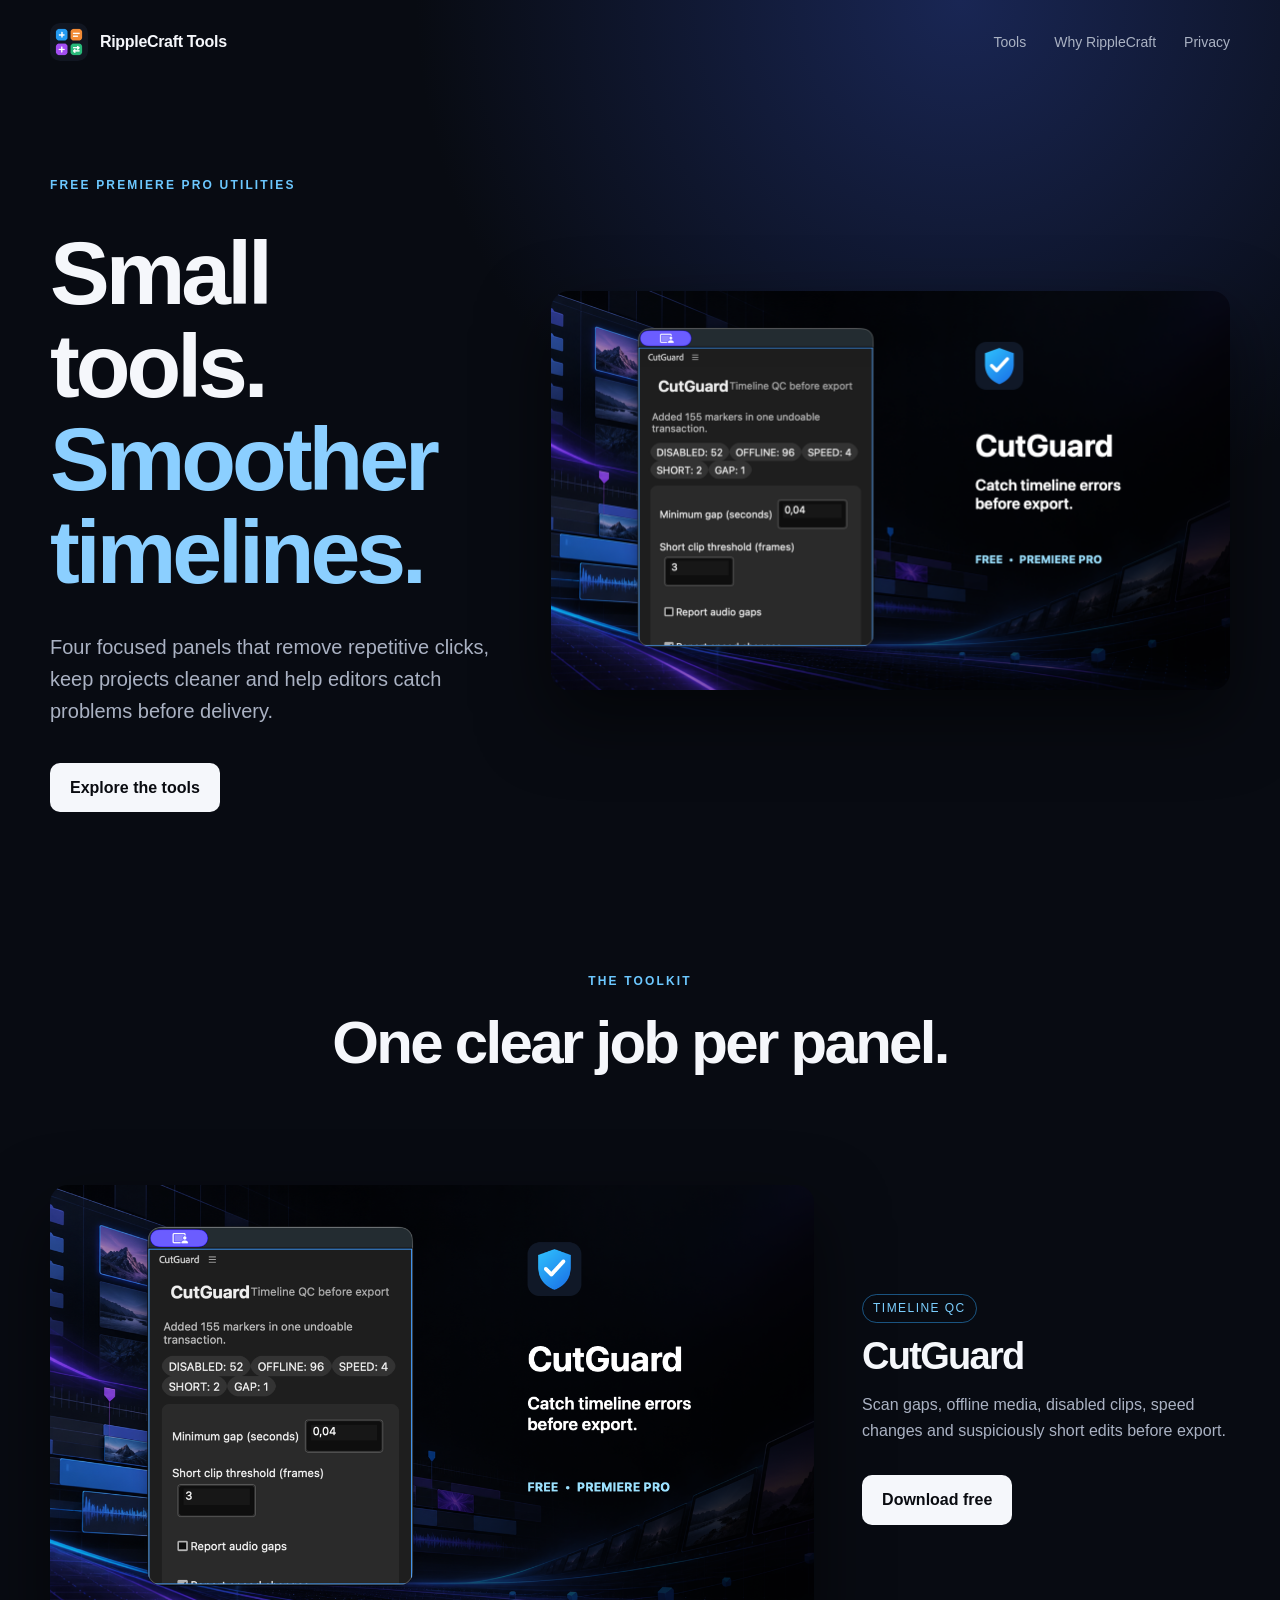
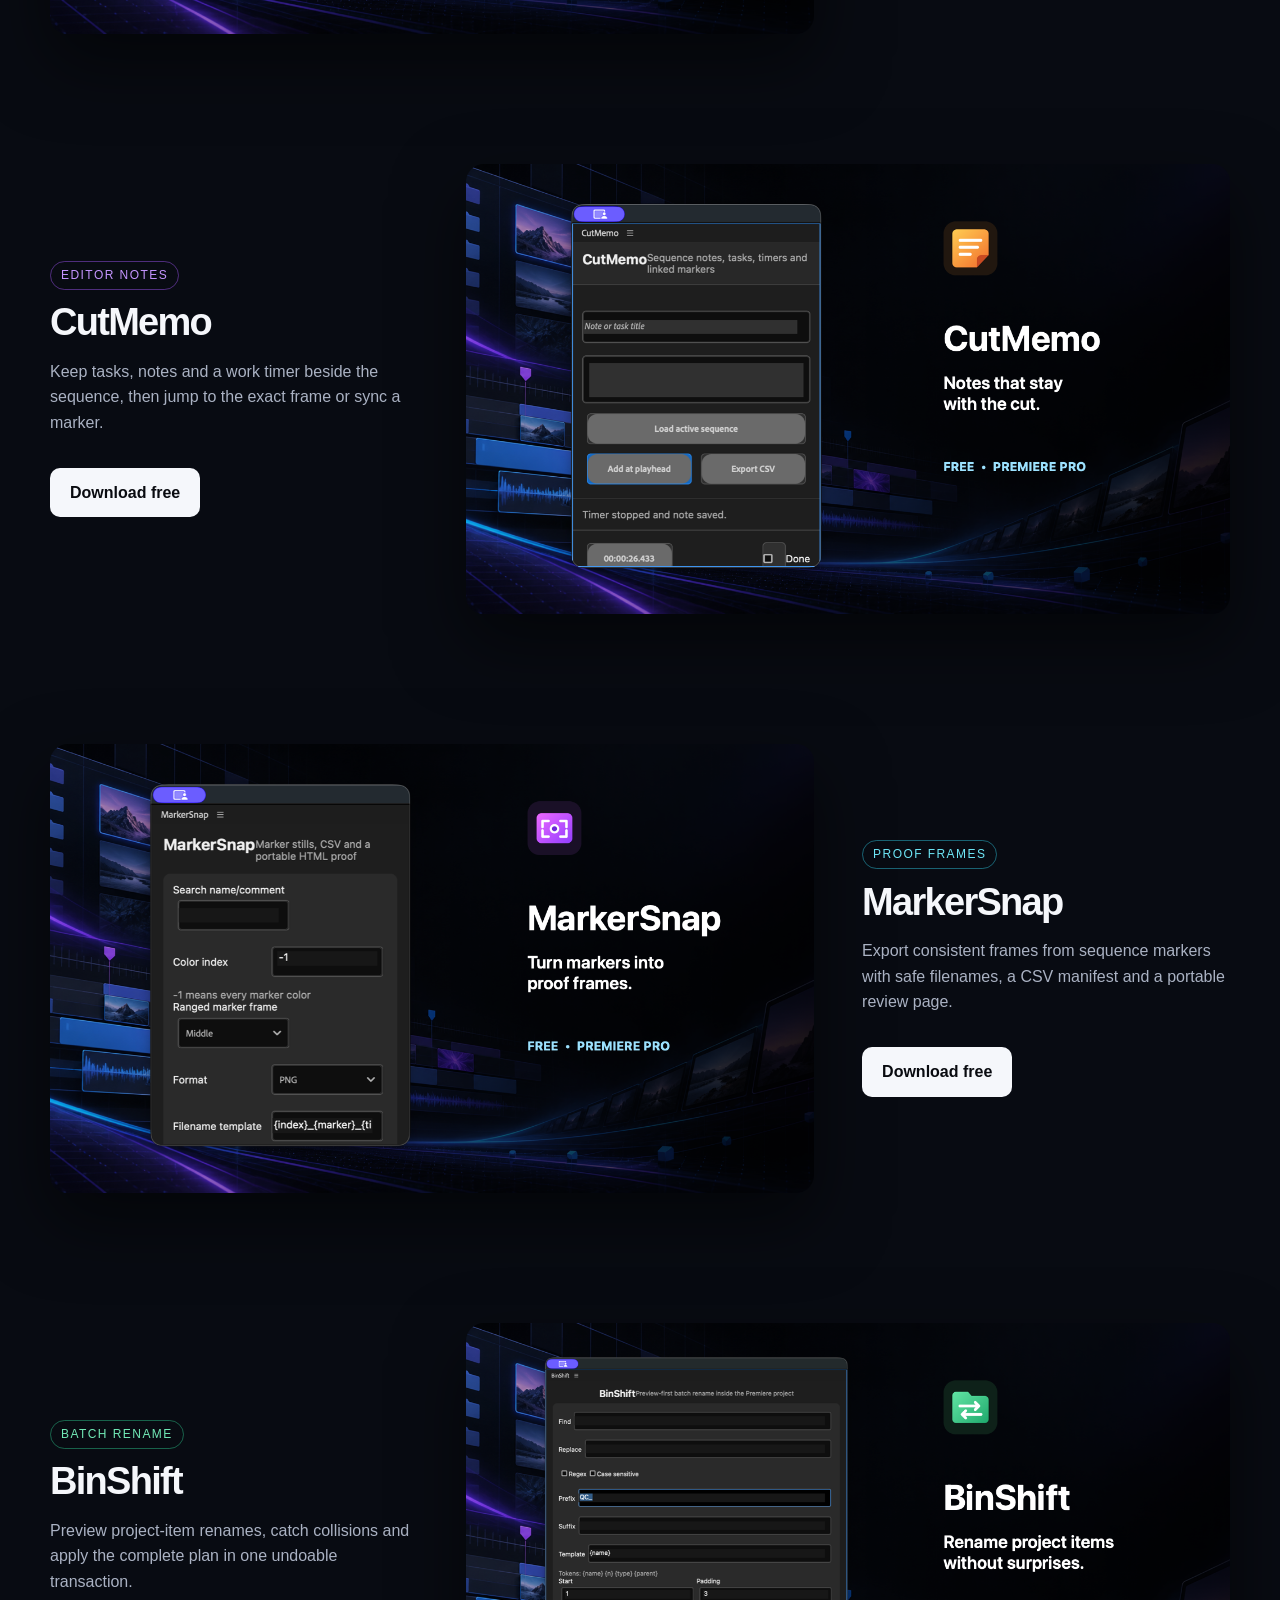
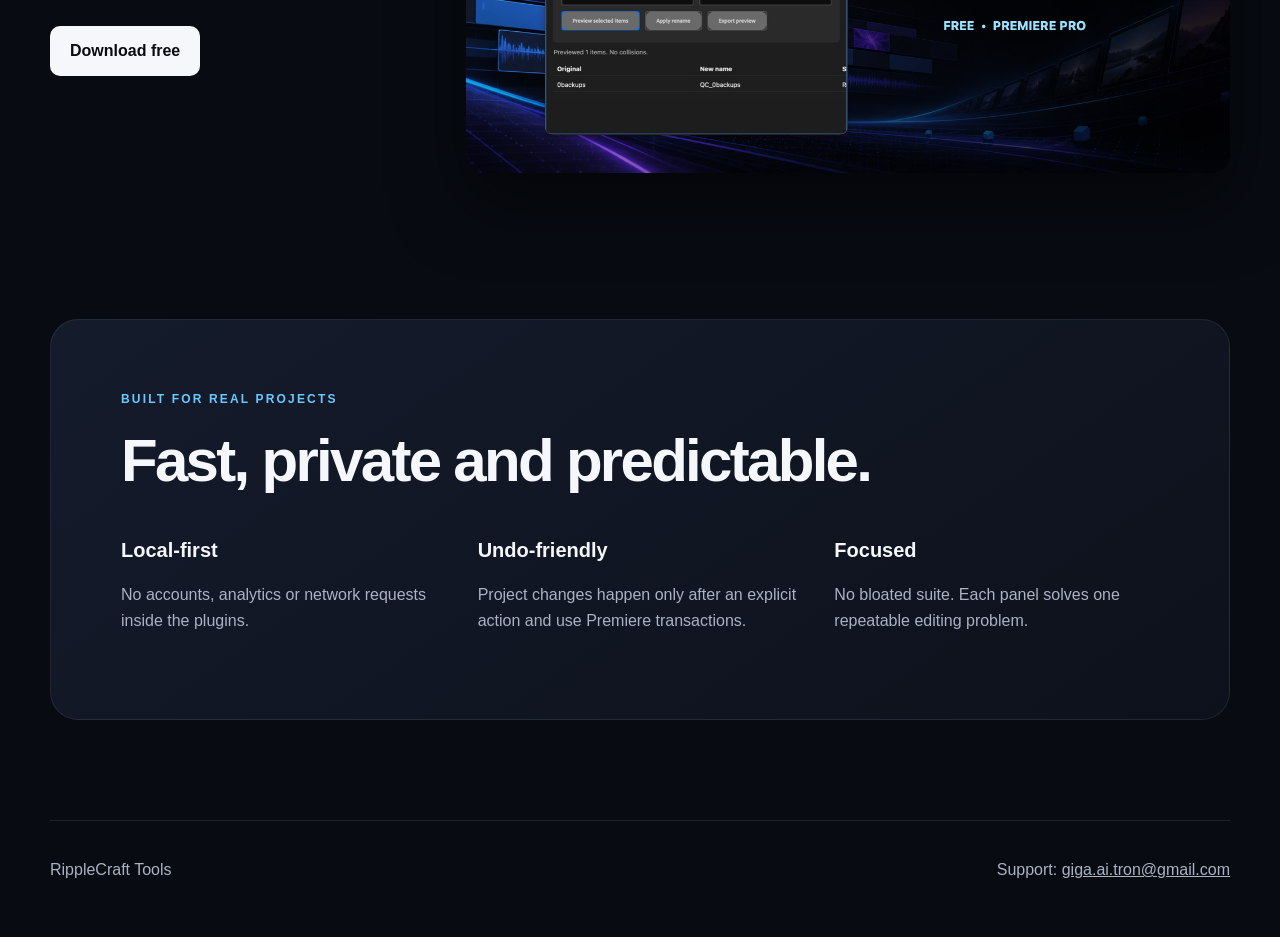
<file: index.html>
<!doctype html>
<html lang="en">
<head>
  <meta charset="utf-8">
  <meta name="viewport" content="width=device-width, initial-scale=1">
  <meta name="description" content="RippleCraft Tools makes focused, free, local-first utilities for Adobe Premiere Pro editors.">
  <title>RippleCraft Tools | Small tools. Smoother timelines.</title>
  <link rel="stylesheet" href="styles.css">
</head>
<body>
  <header class="nav">
    <a class="brand" href="#top"><img src="assets/publisher-logo.png" alt="RippleCraft Tools logo"><span>RippleCraft Tools</span></a>
    <nav><a href="#tools">Tools</a><a href="#principles">Why RippleCraft</a><a href="privacy.html">Privacy</a></nav>
  </header>

  <main id="top">
    <section class="hero">
      <div class="hero-copy">
        <div class="eyebrow">FREE PREMIERE PRO UTILITIES</div>
        <h1>Small tools.<br><span>Smoother timelines.</span></h1>
        <p>Four focused panels that remove repetitive clicks, keep projects cleaner and help editors catch problems before delivery.</p>
        <a class="button" href="#tools">Explore the tools</a>
      </div>
      <div class="hero-art"><img src="assets/cutguard-hero.png" alt="CutGuard running inside Premiere Pro"></div>
    </section>

    <section id="tools" class="tools">
      <div class="section-heading"><div class="eyebrow">THE TOOLKIT</div><h2>One clear job per panel.</h2></div>
      <article class="card"><img src="assets/cutguard-hero.png" alt="CutGuard interface"><div><span class="pill">Timeline QC</span><h3>CutGuard</h3><p>Scan gaps, offline media, disabled clips, speed changes and suspiciously short edits before export.</p><a class="button" href="https://github.com/gigatron-ai/ripplecraft-tools/releases/latest/download/CutGuard.1.0.0.zip">Download free</a></div></article>
      <article class="card reverse"><img src="assets/cutmemo-hero.png" alt="CutMemo interface"><div><span class="pill violet">Editor notes</span><h3>CutMemo</h3><p>Keep tasks, notes and a work timer beside the sequence, then jump to the exact frame or sync a marker.</p><a class="button" href="https://github.com/gigatron-ai/ripplecraft-tools/releases/latest/download/CutMemo.1.0.0.zip">Download free</a></div></article>
      <article class="card"><img src="assets/markersnap-hero.png" alt="MarkerSnap interface"><div><span class="pill cyan">Proof frames</span><h3>MarkerSnap</h3><p>Export consistent frames from sequence markers with safe filenames, a CSV manifest and a portable review page.</p><a class="button" href="https://github.com/gigatron-ai/ripplecraft-tools/releases/latest/download/MarkerSnap.1.0.0.zip">Download free</a></div></article>
      <article class="card reverse"><img src="assets/binshift-hero.png" alt="BinShift interface"><div><span class="pill green">Batch rename</span><h3>BinShift</h3><p>Preview project-item renames, catch collisions and apply the complete plan in one undoable transaction.</p><a class="button" href="https://github.com/gigatron-ai/ripplecraft-tools/releases/latest/download/BinShift.1.0.0.zip">Download free</a></div></article>
    </section>

    <section id="principles" class="principles">
      <div><div class="eyebrow">BUILT FOR REAL PROJECTS</div><h2>Fast, private and predictable.</h2></div>
      <div class="principle-grid">
        <div><strong>Local-first</strong><p>No accounts, analytics or network requests inside the plugins.</p></div>
        <div><strong>Undo-friendly</strong><p>Project changes happen only after an explicit action and use Premiere transactions.</p></div>
        <div><strong>Focused</strong><p>No bloated suite. Each panel solves one repeatable editing problem.</p></div>
      </div>
    </section>
  </main>

  <footer><span>RippleCraft Tools</span><span>Support: <a href="mailto:giga.ai.tron@gmail.com">giga.ai.tron@gmail.com</a></span></footer>
</body>
</html>
</file>
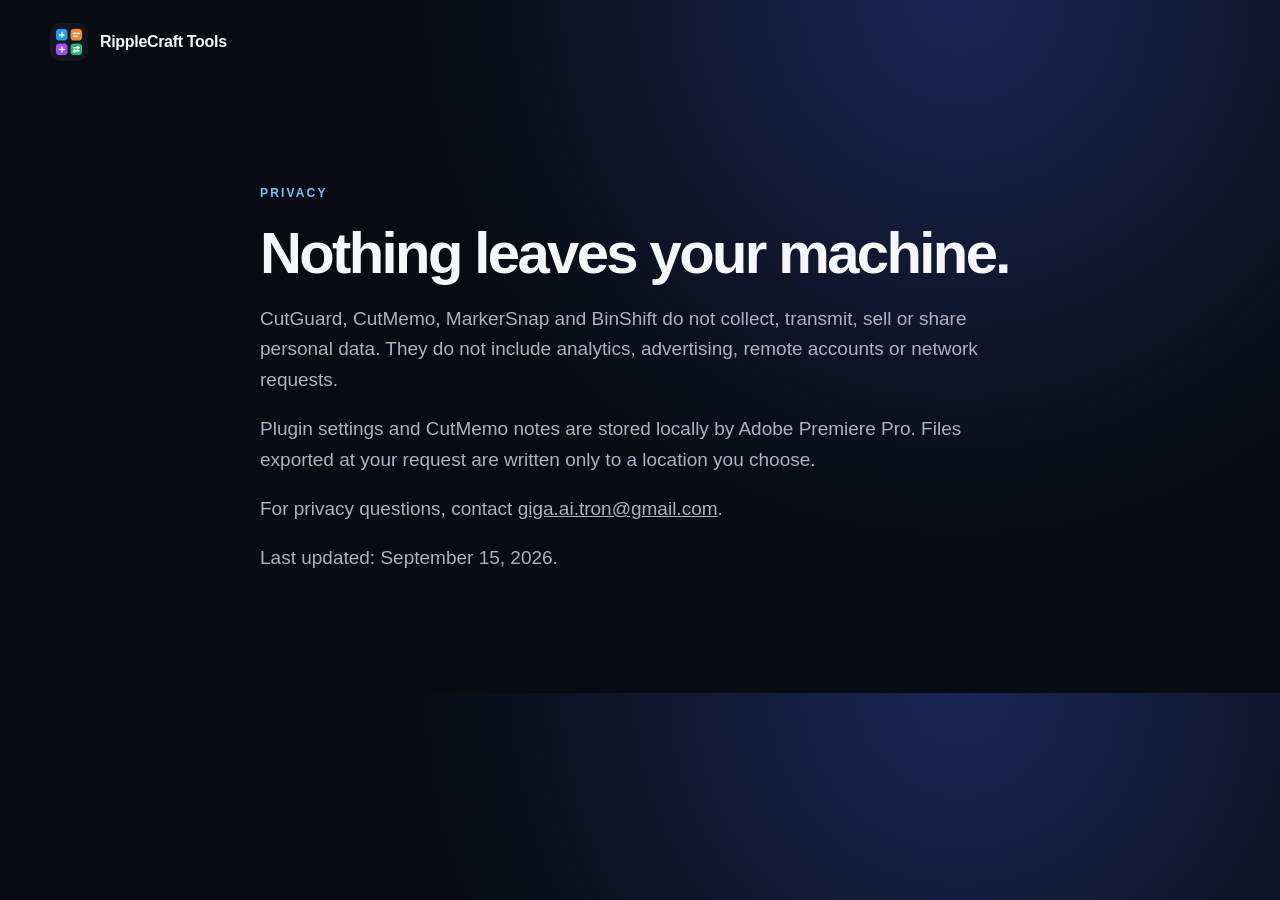
<file: privacy.html>
<!doctype html>
<html lang="en">
<head>
  <meta charset="utf-8">
  <meta name="viewport" content="width=device-width, initial-scale=1">
  <title>Privacy | RippleCraft Tools</title>
  <link rel="stylesheet" href="styles.css">
</head>
<body class="legal">
  <header class="nav"><a class="brand" href="index.html"><img src="assets/publisher-logo.png" alt="RippleCraft Tools logo"><span>RippleCraft Tools</span></a></header>
  <main>
    <div class="eyebrow">PRIVACY</div>
    <h1>Nothing leaves your machine.</h1>
    <p>CutGuard, CutMemo, MarkerSnap and BinShift do not collect, transmit, sell or share personal data. They do not include analytics, advertising, remote accounts or network requests.</p>
    <p>Plugin settings and CutMemo notes are stored locally by Adobe Premiere Pro. Files exported at your request are written only to a location you choose.</p>
    <p>For privacy questions, contact <a href="mailto:giga.ai.tron@gmail.com">giga.ai.tron@gmail.com</a>.</p>
    <p>Last updated: September 15, 2026.</p>
  </main>
</body>
</html>
</file>
<file: styles.css>
:root { color-scheme: dark; --bg:#080b12; --panel:#111624; --ink:#f5f7fb; --muted:#aab2c3; --blue:#30a8ff; --violet:#9f54f5; --green:#2bc68b; }
* { box-sizing:border-box; }
html { scroll-behavior:smooth; }
body { margin:0; background:radial-gradient(circle at 75% 0%,#192654 0,transparent 34rem),var(--bg); color:var(--ink); font:16px/1.6 -apple-system,BlinkMacSystemFont,"Segoe UI",sans-serif; }
a { color:inherit; }
.nav { width:min(1180px,calc(100% - 40px)); margin:auto; height:84px; display:flex; align-items:center; justify-content:space-between; }
.brand { display:flex; gap:12px; align-items:center; text-decoration:none; font-weight:750; letter-spacing:-.02em; }
.brand img { width:38px; height:38px; border-radius:10px; }
nav { display:flex; gap:28px; }
nav a { text-decoration:none; color:var(--muted); font-size:14px; }
main { width:min(1180px,calc(100% - 40px)); margin:auto; }
.hero { padding:92px 0 70px; display:grid; grid-template-columns:.8fr 1.2fr; align-items:center; gap:48px; }
.eyebrow { color:#6cc8ff; font-size:12px; font-weight:800; letter-spacing:.18em; }
h1,h2,h3 { line-height:1.04; letter-spacing:-.045em; margin:.35em 0; }
h1 { font-size:clamp(52px,7vw,92px); }
h1 span { color:#8bcfff; }
h2 { font-size:clamp(36px,5vw,60px); }
h3 { font-size:38px; }
.hero p { color:var(--muted); max-width:560px; font-size:20px; }
.button { display:inline-block; margin-top:16px; padding:12px 20px; border-radius:10px; background:var(--ink); color:#090b10; font-weight:750; text-decoration:none; }
.hero-art img,.card img { width:100%; border-radius:18px; box-shadow:0 28px 70px #0008; }
.section-heading { text-align:center; padding:90px 0 45px; }
.card { display:grid; grid-template-columns:1.35fr .65fr; gap:48px; align-items:center; padding:44px 0 86px; }
.card.reverse { grid-template-columns:.65fr 1.35fr; }
.card.reverse img { order:2; }
.card p,.principles p,.legal p { color:var(--muted); }
.pill { display:inline-block; padding:4px 10px; border:1px solid #30a8ff77; border-radius:999px; color:#7ccfff; font-size:12px; text-transform:uppercase; letter-spacing:.12em; }
.pill.violet { color:#c595ff; border-color:#9f54f577; }.pill.cyan { color:#6ee7f7; border-color:#2dc6df77; }.pill.green { color:#72eab7; border-color:#2bc68b77; }
.principles { margin:60px 0 100px; padding:70px; background:linear-gradient(145deg,#141b2b,#0d111b); border:1px solid #ffffff14; border-radius:28px; }
.principle-grid { display:grid; grid-template-columns:repeat(3,1fr); gap:32px; margin-top:42px; }
.principle-grid strong { font-size:20px; }
footer { width:min(1180px,calc(100% - 40px)); margin:auto; padding:36px 0 54px; border-top:1px solid #ffffff18; display:flex; justify-content:space-between; color:var(--muted); }
.legal main { max-width:760px; padding:100px 0; }.legal h1 { font-size:58px; }.legal p { font-size:19px; }
@media (max-width:800px) { nav { display:none; }.hero,.card,.card.reverse { grid-template-columns:1fr; }.card.reverse img { order:0; }.hero { padding-top:54px; }.principles { padding:36px; }.principle-grid { grid-template-columns:1fr; } footer { flex-direction:column; gap:8px; } }
</file>
